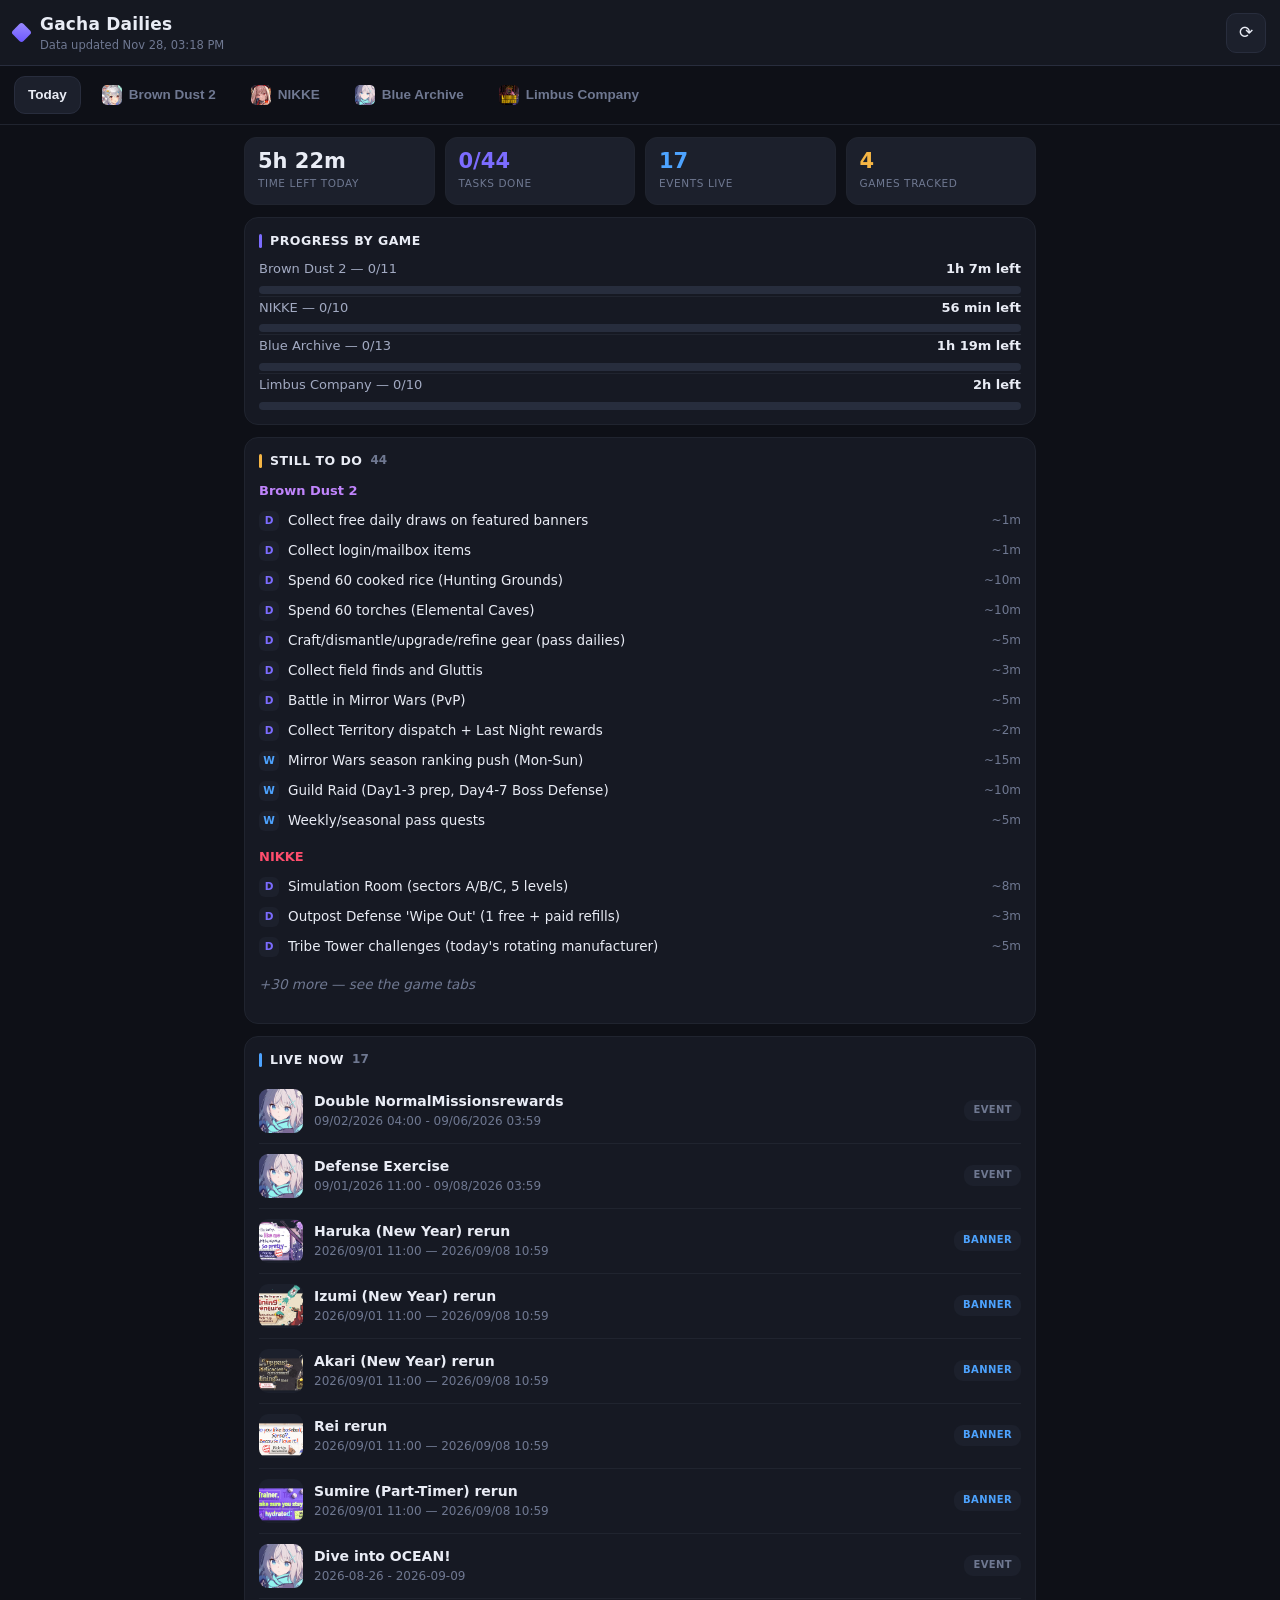
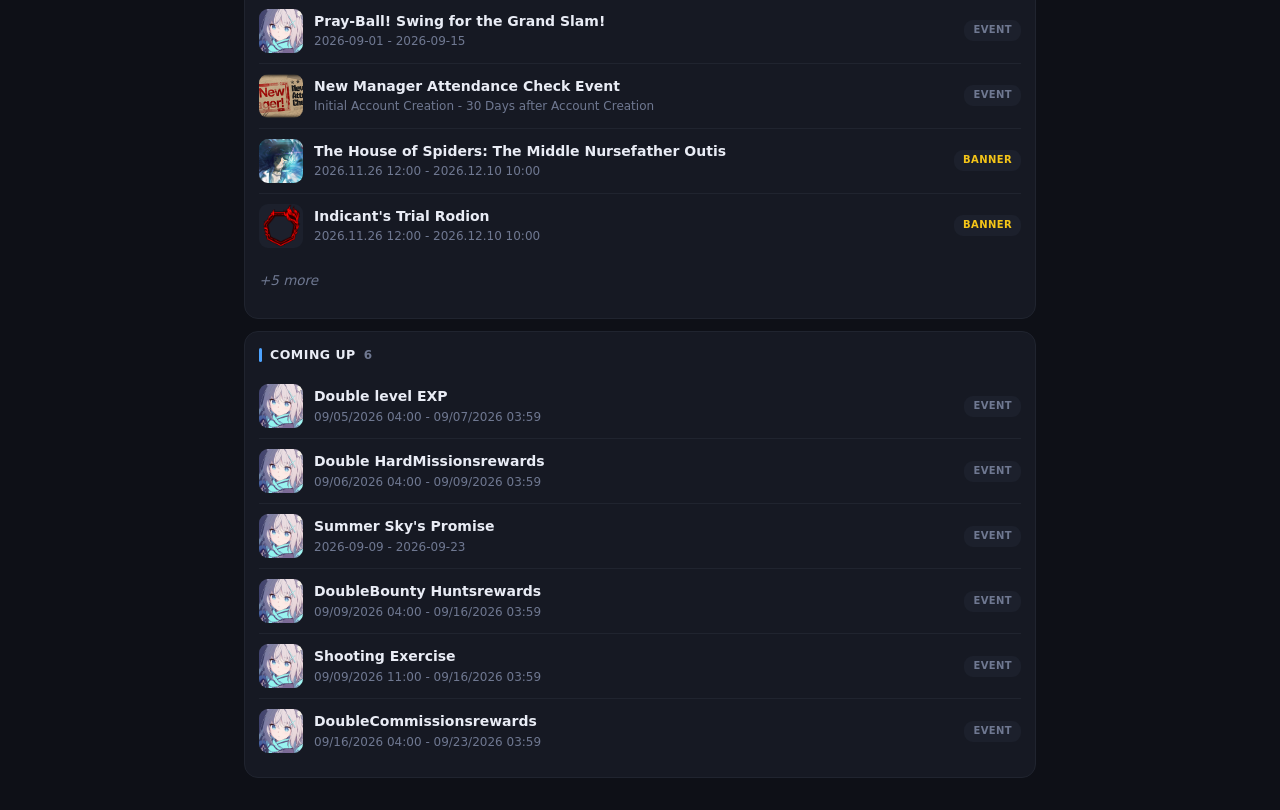
<file: web/index.html>
<!DOCTYPE html>
<html lang="en">
<head>
<meta charset="utf-8">
<meta name="viewport" content="width=device-width, initial-scale=1, viewport-fit=cover">
<title>Gacha Dailies</title>
<meta name="theme-color" content="#0e1017">
<meta name="mobile-web-app-capable" content="yes">
<meta name="apple-mobile-web-app-status-bar-style" content="black-translucent">
<link rel="manifest" href="manifest.webmanifest">
<link rel="apple-touch-icon" href="icons/apple-touch-icon.png">
<link rel="icon" href="icons/icon-192.png">
<link rel="stylesheet" href="styles.css">
</head>
<body>

<header class="appbar">
  <div class="brand">
    <span class="diamond"></span>
    <div>
      <h1>Gacha Dailies</h1>
      <p id="updated">Loading…</p>
    </div>
  </div>
  <button id="reload" class="icon-btn" aria-label="Reload data">⟳</button>
</header>

<nav id="tabs" class="tabs" role="tablist"></nav>

<main id="view"></main>

<div id="sheet" class="sheet" hidden>
  <div class="sheet-backdrop" data-close></div>
  <section class="sheet-panel" role="dialog" aria-modal="true" aria-labelledby="sheet-title">
    <div class="sheet-grab"></div>
    <div class="sheet-head">
      <h2 id="sheet-title">Banner Guide</h2>
      <button class="icon-btn" data-close aria-label="Close">✕</button>
    </div>
    <div id="sheet-body" class="sheet-body"></div>
  </section>
</div>

<script src="app.js"></script>
</body>
</html>
</file>
<file: web/styles.css>
/* Palette mirrors the desktop app's theme (ui/theme.py) so both feel
   like the same product. Mobile-first: everything is sized for a phone,
   with a wider layout kicking in on tablets/desktop. */
:root {
  --bg: #0e1017;
  --surface: #161923;
  --surface-alt: #1c202c;
  --border: #282d3d;
  --border-soft: #20242f;
  --track: #272d3d;
  --text: #e9ecf5;
  --dim: #a2aac2;
  --faint: #6f7891;
  --accent: #7c6cff;
  --green: #35d399;
  --amber: #f5b544;
  --red: #ff5f6d;
  --blue: #4da3ff;
  --radius: 14px;
  --pad: 14px;
}

* { box-sizing: border-box; -webkit-tap-highlight-color: transparent; }

html, body {
  margin: 0;
  background: var(--bg);
  color: var(--text);
  font-family: "Segoe UI", Roboto, system-ui, -apple-system, sans-serif;
  font-size: 15px;
  line-height: 1.45;
  overscroll-behavior-y: contain;
}

/* ---------------- app bar ---------------- */
.appbar {
  position: sticky; top: 0; z-index: 20;
  display: flex; align-items: center; justify-content: space-between;
  gap: 12px;
  padding: calc(env(safe-area-inset-top) + 12px) var(--pad) 12px;
  background: rgba(22, 25, 35, 0.92);
  backdrop-filter: blur(12px);
  border-bottom: 1px solid var(--border);
}
.brand { display: flex; align-items: center; gap: 11px; min-width: 0; }
.brand h1 { font-size: 17px; margin: 0; font-weight: 800; letter-spacing: .2px; }
.brand p { margin: 0; font-size: 11.5px; color: var(--faint); }
.diamond {
  width: 15px; height: 15px; flex: none;
  background: linear-gradient(140deg, #9b8cff, #6a55ff);
  transform: rotate(45deg); border-radius: 3px;
}
.icon-btn {
  flex: none;
  background: var(--surface-alt); color: var(--text);
  border: 1px solid var(--border); border-radius: 10px;
  width: 40px; height: 40px; font-size: 17px; cursor: pointer;
}
.icon-btn:active { background: var(--accent); border-color: var(--accent); }
.icon-btn.spin { animation: spin .9s linear infinite; }
@keyframes spin { to { transform: rotate(360deg); } }

/* ---------------- tabs ---------------- */
.tabs {
  position: sticky; top: 0; z-index: 15;
  display: flex; gap: 7px;
  padding: 10px var(--pad);
  overflow-x: auto; scrollbar-width: none;
  background: var(--bg);
  border-bottom: 1px solid var(--border-soft);
}
.tabs::-webkit-scrollbar { display: none; }
.tab {
  display: flex; align-items: center; gap: 7px; flex: none;
  padding: 8px 13px; border-radius: 11px;
  background: transparent; color: var(--faint);
  border: 1px solid transparent;
  font-size: 13.5px; font-weight: 650; white-space: nowrap;
  cursor: pointer;
}
.tab img { width: 20px; height: 20px; border-radius: 5px; }
.tab[aria-selected="true"] {
  background: var(--surface-alt); color: var(--text); border-color: var(--border);
}

/* ---------------- layout ---------------- */
main {
  padding: 12px var(--pad) calc(env(safe-area-inset-bottom) + 32px);
  display: flex; flex-direction: column; gap: 12px;
  max-width: 820px; margin: 0 auto;
}
.card {
  background: var(--surface);
  border: 1px solid var(--border-soft);
  border-radius: var(--radius);
  padding: var(--pad);
}
.section-head { display: flex; align-items: center; gap: 8px; margin-bottom: 10px; }
.tick { width: 3px; height: 14px; border-radius: 2px; background: var(--accent); flex: none; }
.section-head h2 {
  margin: 0; font-size: 12.5px; font-weight: 800; letter-spacing: .5px; text-transform: uppercase;
}
.section-head .count { color: var(--faint); font-size: 12px; font-weight: 600; }
.empty { color: var(--faint); font-style: italic; font-size: 13.5px; }
.divider { height: 1px; background: var(--border-soft); margin: 2px 0; }

/* ---------------- stats ---------------- */
.stats { display: grid; grid-template-columns: repeat(2, 1fr); gap: 10px; }
@media (min-width: 560px) { .stats { grid-template-columns: repeat(4, 1fr); } }
.stat { background: var(--surface-alt); border: 1px solid var(--border-soft);
        border-radius: 12px; padding: 12px 13px; }
.stat .v { font-size: 21px; font-weight: 800; line-height: 1.1; }
.stat .k { font-size: 10.5px; letter-spacing: .6px; text-transform: uppercase; color: var(--faint); margin-top: 3px; }

/* ---------------- progress ---------------- */
.prog-top { display: flex; justify-content: space-between; align-items: baseline; gap: 10px; }
.prog-top .cap { color: var(--dim); font-size: 13px; }
.prog-top .val { font-weight: 750; font-size: 13px; }
.bar { height: 8px; border-radius: 5px; background: var(--track); overflow: hidden; margin-top: 7px; }
.bar > i { display: block; height: 100%; border-radius: 5px; transition: width .25s ease; }

/* ---------------- hero ---------------- */
.hero-top { display: flex; align-items: center; gap: 12px; }
.hero-top img { width: 46px; height: 46px; border-radius: 11px; flex: none; }
.hero-top h2 { margin: 0; font-size: 20px; font-weight: 800; }
.hero-top p { margin: 2px 0 0; font-size: 11.5px; color: var(--faint); }
.chips { display: flex; flex-wrap: wrap; gap: 7px; margin: 11px 0; }
.chip {
  background: var(--surface-alt); border: 1px solid var(--border-soft);
  color: var(--dim); border-radius: 10px; padding: 5px 10px; font-size: 12px;
}
.btn {
  display: block; width: 100%; margin-top: 11px;
  background: var(--accent); color: #fff; border: none;
  border-radius: 11px; padding: 12px; font-size: 14.5px; font-weight: 700; cursor: pointer;
}
.btn:active { filter: brightness(1.15); }

/* ---------------- tasks ---------------- */
.task {
  display: flex; align-items: center; gap: 12px;
  padding: 11px 2px; cursor: pointer; user-select: none;
}
.task + .task { border-top: 1px solid var(--border-soft); }
.box {
  width: 21px; height: 21px; flex: none; border-radius: 6px;
  border: 2px solid #39405a; background: var(--surface-alt);
  display: grid; place-items: center; transition: all .15s ease;
}
.box svg { width: 13px; height: 13px; opacity: 0; transition: opacity .15s ease; }
.task[data-done="1"] .box { background: var(--accent); border-color: var(--accent); }
.task[data-done="1"] .box svg { opacity: 1; }
.task[data-done="1"] .label { color: var(--faint); text-decoration: line-through; }
.task .label { flex: 1; font-size: 14px; }
.task .mins { color: var(--faint); font-size: 12px; flex: none; }

/* ---------------- events ---------------- */
.ev { display: flex; align-items: center; gap: 11px; padding: 10px 0; }
.ev + .ev { border-top: 1px solid var(--border-soft); }
.ev img { width: 44px; height: 44px; border-radius: 9px; flex: none;
          object-fit: cover; background: var(--surface-alt); }
.ev .body { flex: 1; min-width: 0; }
.ev .t { font-weight: 650; font-size: 14px; }
.ev .d { color: var(--faint); font-size: 12px; margin-top: 2px; }
.pill {
  flex: none; font-size: 10px; font-weight: 800; letter-spacing: .4px;
  padding: 3px 9px; border-radius: 9px;
}

/* ---------------- todo groups ---------------- */
.grp { font-weight: 750; font-size: 13px; margin: 12px 0 5px; }
.todo { display: flex; align-items: center; gap: 9px; padding: 5px 0; font-size: 13.5px; }
.tag {
  flex: none; width: 20px; height: 20px; border-radius: 6px;
  display: grid; place-items: center; font-size: 10.5px; font-weight: 800;
}

/* ---------------- bottom sheet ---------------- */
.sheet { position: fixed; inset: 0; z-index: 50; }
.sheet[hidden] { display: none; }
.sheet-backdrop { position: absolute; inset: 0; background: rgba(0,0,0,.6); }
.sheet-panel {
  position: absolute; left: 0; right: 0; bottom: 0;
  max-height: 92vh; display: flex; flex-direction: column;
  background: var(--bg);
  border-radius: 20px 20px 0 0;
  border-top: 1px solid var(--border);
  animation: rise .22s ease;
}
@keyframes rise { from { transform: translateY(100%); } }
.sheet-grab { width: 38px; height: 4px; border-radius: 2px; background: #39405a; margin: 9px auto 2px; }
.sheet-head { display: flex; align-items: center; justify-content: space-between;
              padding: 6px var(--pad) 10px; border-bottom: 1px solid var(--border-soft); }
.sheet-head h2 { margin: 0; font-size: 16px; font-weight: 800; }
.sheet-body {
  overflow-y: auto; -webkit-overflow-scrolling: touch;
  padding: 12px var(--pad) calc(env(safe-area-inset-bottom) + 24px);
  display: flex; flex-direction: column; gap: 12px;
}

/* banner guide cards */
.bg-card { border-bottom: 1px solid var(--border-soft); padding-bottom: 12px; }
.bg-card:last-child { border-bottom: none; padding-bottom: 0; }
.bg-head { display: flex; gap: 11px; align-items: flex-start; }
.bg-head img { width: 52px; height: 52px; border-radius: 10px; flex: none;
               object-fit: cover; background: var(--surface-alt); }
.bg-head .t { font-weight: 750; font-size: 14.5px; }
.bg-head .d { color: var(--faint); font-size: 12px; margin-top: 2px; }
.verdict { margin-top: 8px; display: inline-block; font-size: 11.5px; font-weight: 800;
           padding: 4px 11px; border-radius: 10px; }
.src {
  background: var(--surface-alt); border: 1px solid var(--border-soft);
  border-radius: 11px; padding: 11px; margin-top: 9px;
}
.src-head { display: flex; justify-content: space-between; align-items: center; gap: 8px; }
.src-head .n { font-weight: 750; color: var(--dim); font-size: 13px; }
.src p { margin: 7px 0 0; font-size: 13px; color: var(--dim); white-space: pre-wrap; }
.src h4 { margin: 9px 0 3px; font-size: 10.5px; letter-spacing: .5px; }
.src ul { margin: 0; padding-left: 17px; font-size: 13px; }
.src a { color: var(--accent); font-size: 12.5px; display: inline-block; margin-top: 8px; }

.toast {
  position: fixed; left: 50%; transform: translateX(-50%);
  bottom: calc(env(safe-area-inset-bottom) + 20px);
  background: var(--surface-alt); border: 1px solid var(--border);
  padding: 10px 16px; border-radius: 11px; font-size: 13px; z-index: 60;
}
</file>
